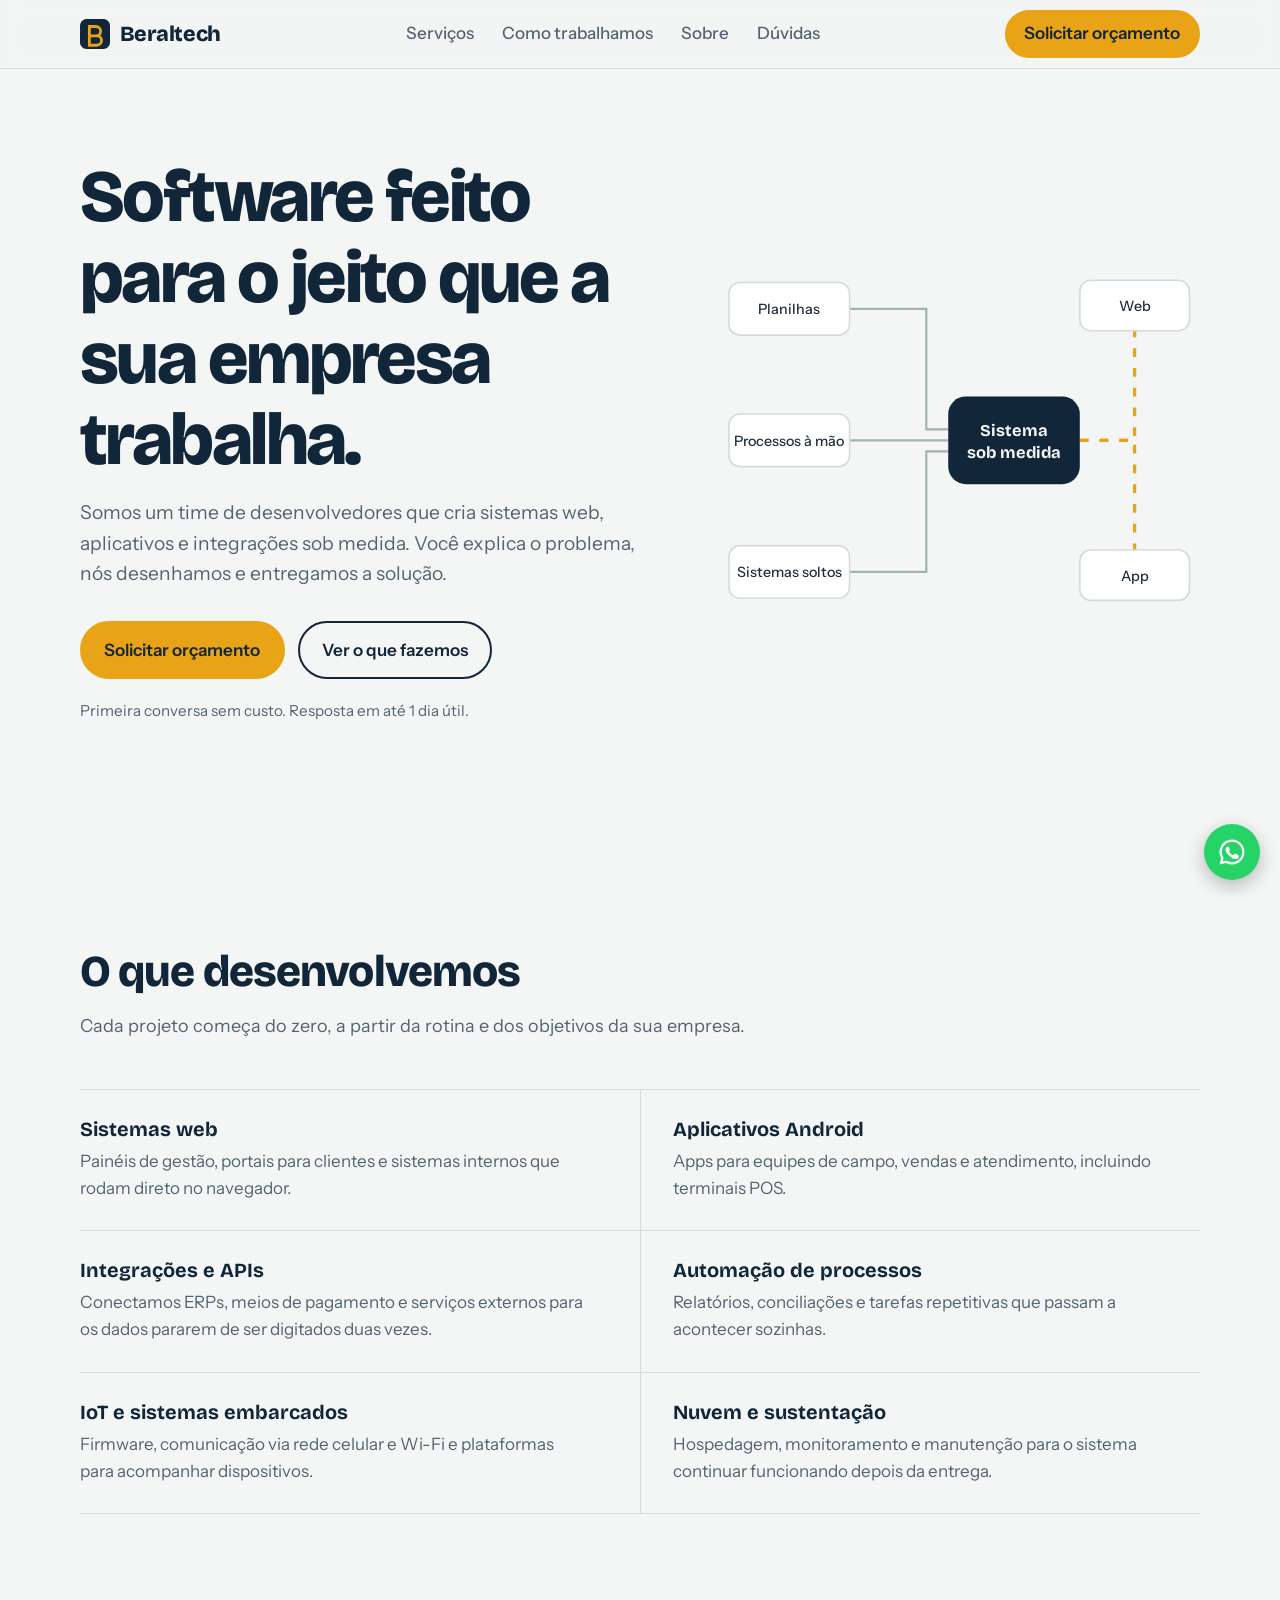
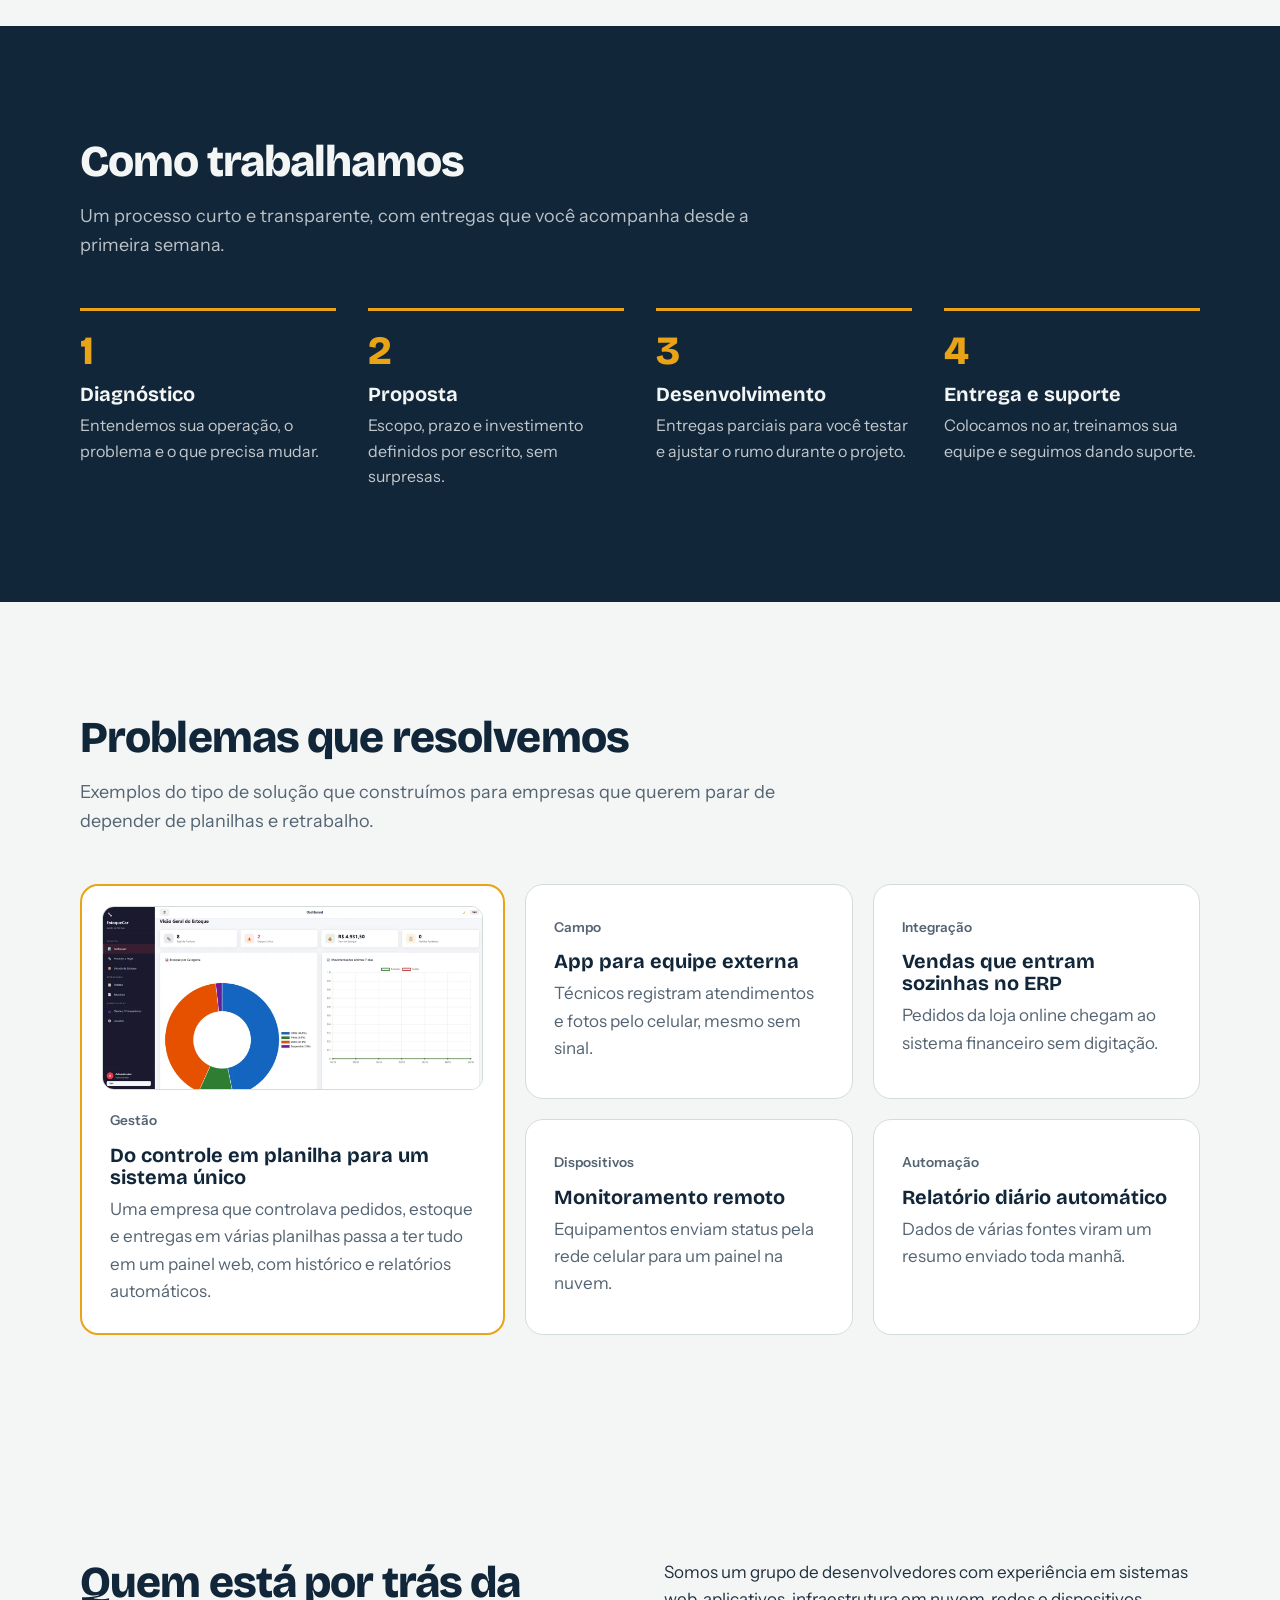
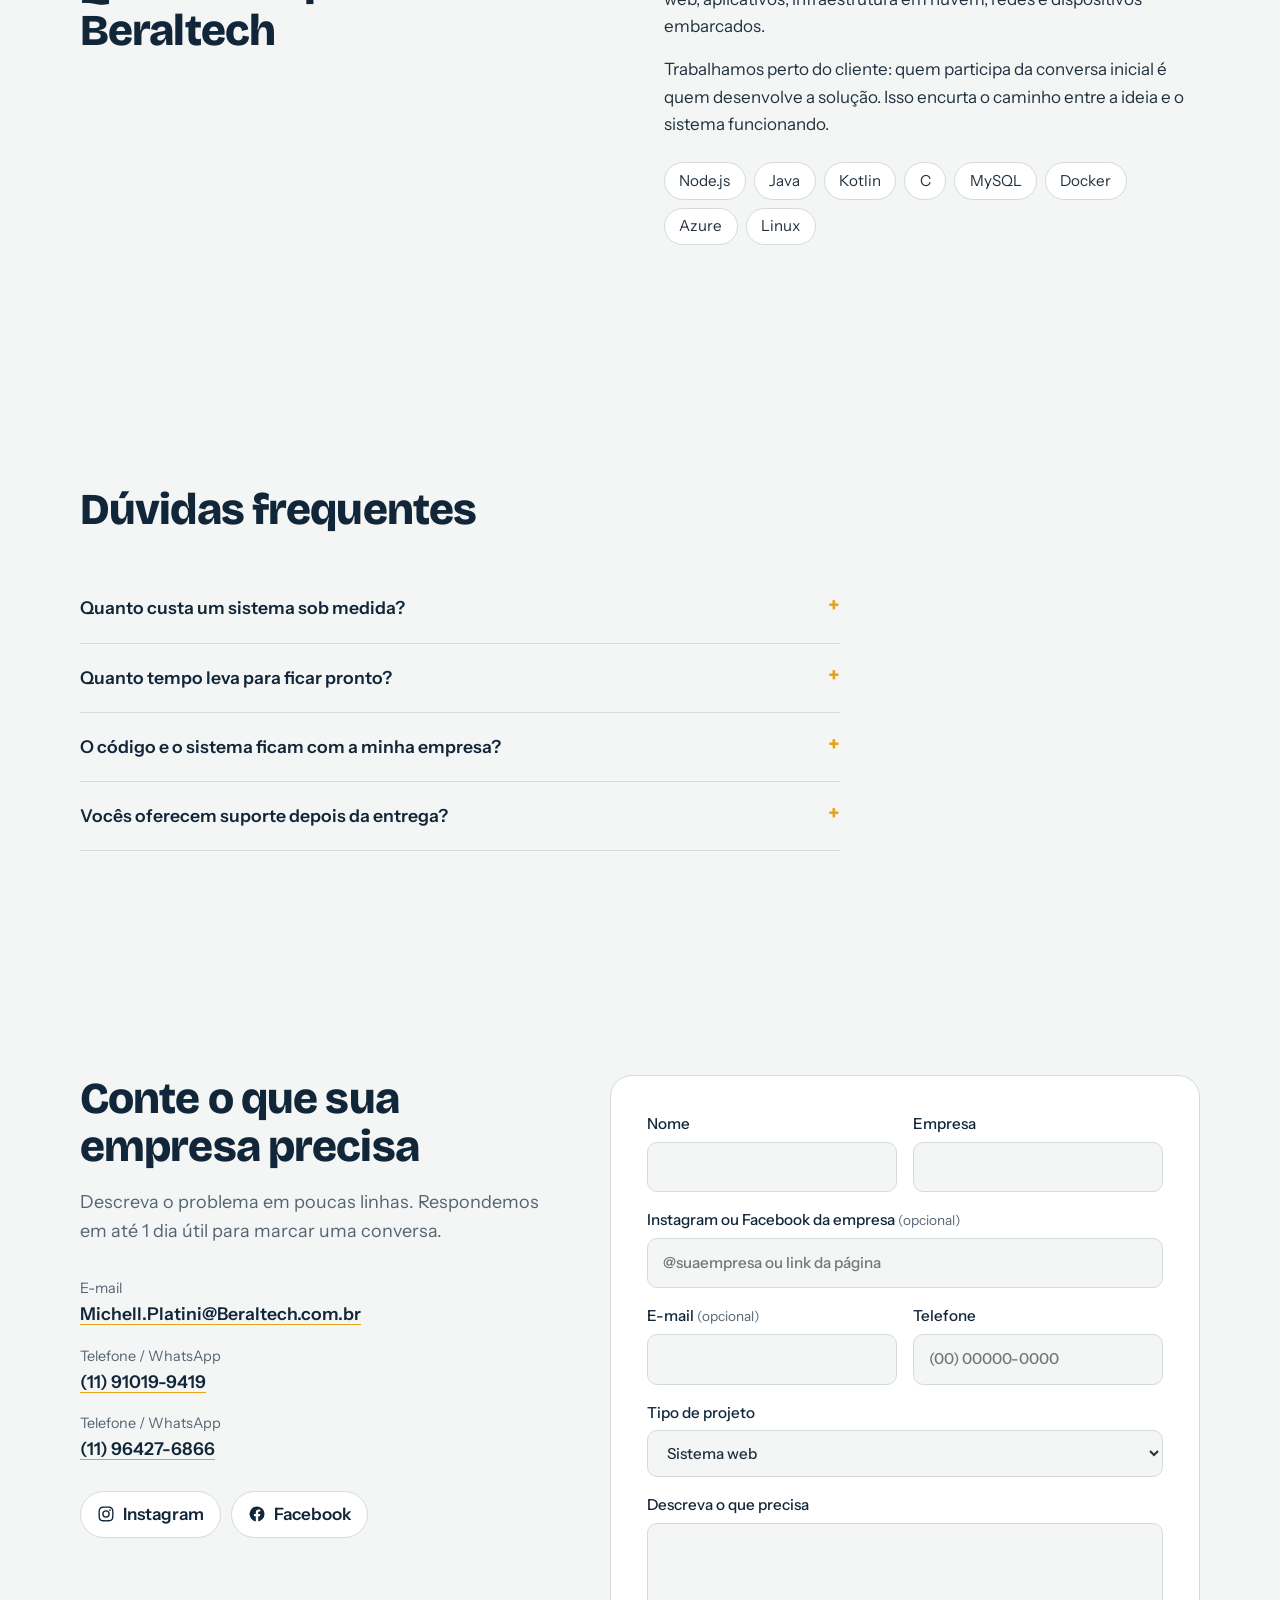
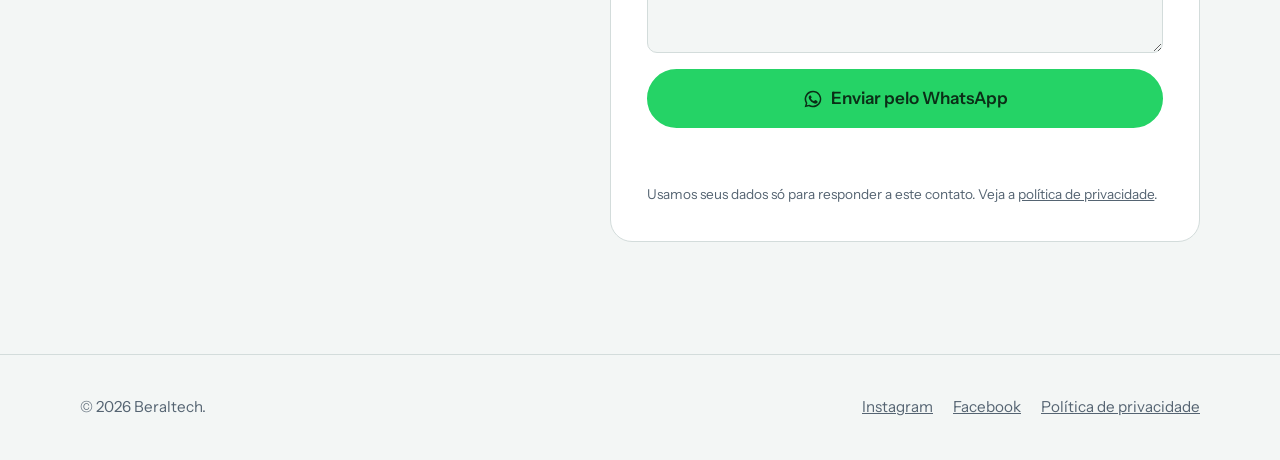
<file: index.html>
<!DOCTYPE html>
<html lang="pt-BR">
<head>
<meta charset="UTF-8">
<meta name="viewport" content="width=device-width, initial-scale=1, viewport-fit=cover">
<title>Beraltech | Software sob medida para empresas</title>
<meta name="description" content="A Beraltech desenvolve sistemas web, aplicativos, integrações e soluções embarcadas sob medida para a operação da sua empresa.">
<meta property="og:title" content="Beraltech | Software sob medida para empresas">
<meta property="og:description" content="Sistemas, aplicativos e integrações feitos para o jeito que a sua empresa trabalha.">
<meta property="og:type" content="website">
<meta property="og:url" content="https://beraltech.com.br">
<link rel="canonical" href="https://beraltech.com.br">
<link rel="icon" href="data:image/svg+xml,<svg xmlns='http://www.w3.org/2000/svg' viewBox='0 0 32 32'><rect width='32' height='32' rx='7' fill='%2312263A'/><path d='M10 8h7a5 5 0 0 1 0 10h-7zM10 18h8a5 5 0 0 1 0 10h-8z' fill='none' stroke='%23E8A317' stroke-width='3'/></svg>">
<link rel="preconnect" href="https://fonts.googleapis.com">
<link rel="preconnect" href="https://fonts.gstatic.com" crossorigin>
<link href="https://fonts.googleapis.com/css2?family=Bricolage+Grotesque:opsz,wght@12..96,500;12..96,700;12..96,800&family=Instrument+Sans:wght@400;500;600&display=swap" rel="stylesheet">
<link rel="stylesheet" href="style.css">
</head>
<body>

<header>
  <nav class="wrap nav" aria-label="Principal">
    <a class="brand" href="#inicio">
      <svg width="30" height="30" viewBox="0 0 32 32" aria-hidden="true"><rect width="32" height="32" rx="7" fill="#12263A"/><path d="M10 8h7a5 5 0 0 1 0 10h-7zM10 18h8a5 5 0 0 1 0 10h-8z" fill="none" stroke="#E8A317" stroke-width="3"/></svg>
      Beraltech
    </a>
    <button class="nav-toggle" type="button" aria-expanded="false" aria-controls="menu" aria-label="Abrir menu">
      <span></span><span></span><span></span>
    </button>
    <ul id="menu">
      <li><a href="#servicos">Serviços</a></li>
      <li><a href="#processo">Como trabalhamos</a></li>
      <li><a href="#sobre">Sobre</a></li>
      <li><a href="#faq">Dúvidas</a></li>
    </ul>
    <a class="btn btn-primary btn-small" href="#contato">Solicitar orçamento</a>
  </nav>
</header>

<main id="inicio">
  <section class="hero">
    <div class="wrap hero-grid">
      <div>
        <h1>Software feito para o jeito que a sua empresa trabalha.</h1>
        <p class="lead">Somos um time de desenvolvedores que cria sistemas web, aplicativos e integrações sob medida. Você explica o problema, nós desenhamos e entregamos a solução.</p>
        <div class="hero-actions">
          <a class="btn btn-primary" href="#contato">Solicitar orçamento</a>
          <a class="btn" href="#servicos">Ver o que fazemos</a>
        </div>
        <p class="hero-note">Primeira conversa sem custo. Resposta em até 1 dia útil.</p>
      </div>
      <svg class="schematic" viewBox="0 0 440 360" role="img" aria-label="Diagrama: planilhas, processos manuais e sistemas separados se conectam a um sistema sob medida">
        <path class="trace" d="M120 60 H190 V170 H210"/>
        <path class="trace" d="M120 180 H210"/>
        <path class="trace" d="M120 300 H190 V190 H210"/>
        <path class="live" d="M330 180 H380 V80"/>
        <path class="live" d="M330 180 H380 V280"/>
        <rect class="node" x="10" y="36" width="110" height="48" rx="10"/><text x="65" y="65" text-anchor="middle">Planilhas</text>
        <rect class="node" x="10" y="156" width="110" height="48" rx="10"/><text x="65" y="185" text-anchor="middle">Processos à mão</text>
        <rect class="node" x="10" y="276" width="110" height="48" rx="10"/><text x="65" y="305" text-anchor="middle">Sistemas soltos</text>
        <rect class="core" x="210" y="140" width="120" height="80" rx="16"/>
        <text class="core-text" x="270" y="176" text-anchor="middle">Sistema</text>
        <text class="core-text" x="270" y="196" text-anchor="middle">sob medida</text>
        <rect class="node" x="330" y="34" width="100" height="46" rx="10"/><text x="380" y="62" text-anchor="middle">Web</text>
        <rect class="node" x="330" y="280" width="100" height="46" rx="10"/><text x="380" y="308" text-anchor="middle">App</text>
      </svg>
    </div>
  </section>

  <section id="servicos">
    <div class="wrap">
      <h2>O que desenvolvemos</h2>
      <p class="lead">Cada projeto começa do zero, a partir da rotina e dos objetivos da sua empresa.</p>
      <div class="services">
        <article class="service"><h3>Sistemas web</h3><p>Painéis de gestão, portais para clientes e sistemas internos que rodam direto no navegador.</p></article>
        <article class="service"><h3>Aplicativos Android</h3><p>Apps para equipes de campo, vendas e atendimento, incluindo terminais POS.</p></article>
        <article class="service"><h3>Integrações e APIs</h3><p>Conectamos ERPs, meios de pagamento e serviços externos para os dados pararem de ser digitados duas vezes.</p></article>
        <article class="service"><h3>Automação de processos</h3><p>Relatórios, conciliações e tarefas repetitivas que passam a acontecer sozinhas.</p></article>
        <article class="service"><h3>IoT e sistemas embarcados</h3><p>Firmware, comunicação via rede celular e Wi-Fi e plataformas para acompanhar dispositivos.</p></article>
        <article class="service"><h3>Nuvem e sustentação</h3><p>Hospedagem, monitoramento e manutenção para o sistema continuar funcionando depois da entrega.</p></article>
      </div>
    </div>
  </section>

  <section id="processo" class="process-bg">
    <div class="wrap">
      <h2>Como trabalhamos</h2>
      <p class="lead">Um processo curto e transparente, com entregas que você acompanha desde a primeira semana.</p>
      <ol class="steps">
        <li><h3>Diagnóstico</h3><p>Entendemos sua operação, o problema e o que precisa mudar.</p></li>
        <li><h3>Proposta</h3><p>Escopo, prazo e investimento definidos por escrito, sem surpresas.</p></li>
        <li><h3>Desenvolvimento</h3><p>Entregas parciais para você testar e ajustar o rumo durante o projeto.</p></li>
        <li><h3>Entrega e suporte</h3><p>Colocamos no ar, treinamos sua equipe e seguimos dando suporte.</p></li>
      </ol>
    </div>
  </section>

  <section>
    <div class="wrap">
      <h2>Problemas que resolvemos</h2>
      <p class="lead">Exemplos do tipo de solução que construímos para empresas que querem parar de depender de planilhas e retrabalho.</p>
      <div class="examples">
        <article class="example example--featured">
          <div class="example__shot">
            <img src="img/painel-estoquecar.webp" alt="Painel do sistema EstoqueCar com total de produtos, estoque crítico, valor em estoque, gráfico por categoria e movimentações dos últimos 7 dias" width="1400" height="674" loading="lazy">
          </div>
          <span class="tag">Gestão</span><h3>Do controle em planilha para um sistema único</h3><p>Uma empresa que controlava pedidos, estoque e entregas em várias planilhas passa a ter tudo em um painel web, com histórico e relatórios automáticos.</p></article>
        <article class="example"><span class="tag">Campo</span><h3>App para equipe externa</h3><p>Técnicos registram atendimentos e fotos pelo celular, mesmo sem sinal.</p></article>
        <article class="example"><span class="tag">Integração</span><h3>Vendas que entram sozinhas no ERP</h3><p>Pedidos da loja online chegam ao sistema financeiro sem digitação.</p></article>
        <article class="example"><span class="tag">Dispositivos</span><h3>Monitoramento remoto</h3><p>Equipamentos enviam status pela rede celular para um painel na nuvem.</p></article>
        <article class="example"><span class="tag">Automação</span><h3>Relatório diário automático</h3><p>Dados de várias fontes viram um resumo enviado toda manhã.</p></article>
      </div>
    </div>
  </section>

  <section id="sobre">
    <div class="wrap about">
      <div>
        <h2>Quem está por trás da Beraltech</h2>
      </div>
      <div>
        <p>Somos um grupo de desenvolvedores com experiência em sistemas web, aplicativos, infraestrutura em nuvem, redes e dispositivos embarcados.</p>
        <p>Trabalhamos perto do cliente: quem participa da conversa inicial é quem desenvolve a solução. Isso encurta o caminho entre a ideia e o sistema funcionando.</p>
        <ul class="stack" aria-label="Tecnologias">
          <li>Node.js</li><li>Java</li><li>Kotlin</li><li>C</li><li>MySQL</li><li>Docker</li><li>Azure</li><li>Linux</li>
        </ul>
      </div>
    </div>
  </section>

  <section id="faq">
    <div class="wrap">
      <h2>Dúvidas frequentes</h2>
      <div class="faq">
        <details><summary>Quanto custa um sistema sob medida?</summary><p>Depende do tamanho do problema. Depois da conversa de diagnóstico enviamos uma proposta com escopo, prazo e valor fechados.</p></details>
        <details><summary>Quanto tempo leva para ficar pronto?</summary><p>Projetos menores ficam prontos em poucas semanas. Projetos maiores são divididos em etapas, e a primeira versão utilizável chega rápido.</p></details>
        <details><summary>O código e o sistema ficam com a minha empresa?</summary><p>Sim. Ao final do projeto, o código e os acessos são entregues a você.</p></details>
        <details><summary>Vocês oferecem suporte depois da entrega?</summary><p>Sim. Oferecemos planos mensais de manutenção, hospedagem e melhorias contínuas.</p></details>
      </div>
    </div>
  </section>

  <section id="contato">
    <div class="wrap contact">
      <div>
        <h2>Conte o que sua empresa precisa</h2>
        <p class="lead">Descreva o problema em poucas linhas. Respondemos em até 1 dia útil para marcar uma conversa.</p>
        <ul class="channels">
          <li><span>E-mail</span><a href="mailto:Michell.Platini@Beraltech.com.br">Michell.Platini@Beraltech.com.br</a></li>
          <li><span>Telefone / WhatsApp</span><a href="https://wa.me/5511910199419" target="_blank" rel="noopener">(11) 91019-9419</a></li>
          <li><span>Telefone / WhatsApp</span><a href="https://wa.me/5511964276866" target="_blank" rel="noopener">(11) 96427-6866</a></li>
        </ul>
        <div class="socials">
          <a href="https://www.instagram.com/beraltech/" target="_blank" rel="noopener"><svg viewBox="0 0 24 24" aria-hidden="true"><path d="M12 7a5 5 0 1 0 0 10 5 5 0 0 0 0-10zm0 8.2a3.2 3.2 0 1 1 0-6.4 3.2 3.2 0 0 1 0 6.4zM17.3 5.5a1.2 1.2 0 1 0 0 2.4 1.2 1.2 0 0 0 0-2.4zM12 2c-2.7 0-3 0-4.1.1-1 0-1.8.2-2.4.5a5 5 0 0 0-1.8 1.1A5 5 0 0 0 2.6 5.5c-.3.6-.5 1.4-.5 2.4C2 9 2 9.3 2 12s0 3 .1 4.1c0 1 .2 1.8.5 2.4.2.7.6 1.3 1.1 1.8a5 5 0 0 0 1.8 1.1c.6.3 1.4.5 2.4.5 1.1.1 1.4.1 4.1.1s3 0 4.1-.1c1 0 1.8-.2 2.4-.5a5 5 0 0 0 2.9-2.9c.3-.6.5-1.4.5-2.4.1-1.1.1-1.4.1-4.1s0-3-.1-4.1c0-1-.2-1.8-.5-2.4a5 5 0 0 0-1.1-1.8 5 5 0 0 0-1.8-1.1c-.6-.3-1.4-.5-2.4-.5C15 2 14.7 2 12 2zm0 1.8c2.7 0 3 0 4 .1.9 0 1.5.2 1.8.3.5.2.8.4 1.2.8.4.4.6.7.8 1.2.1.3.3.9.3 1.8.1 1 .1 1.3.1 4s0 3-.1 4c0 .9-.2 1.5-.3 1.8a3.2 3.2 0 0 1-2 2c-.3.1-.9.3-1.8.3-1 .1-1.3.1-4 .1s-3 0-4-.1c-.9 0-1.5-.2-1.8-.3a3 3 0 0 1-1.2-.8 3 3 0 0 1-.8-1.2c-.1-.3-.3-.9-.3-1.8-.1-1-.1-1.3-.1-4s0-3 .1-4c0-.9.2-1.5.3-1.8.2-.5.4-.8.8-1.2.4-.4.7-.6 1.2-.8.3-.1.9-.3 1.8-.3 1-.1 1.3-.1 4-.1z"/></svg>Instagram</a>
          <a href="https://www.facebook.com/share/1E44PCqQSD/" target="_blank" rel="noopener"><svg viewBox="0 0 24 24" aria-hidden="true"><path d="M22 12a10 10 0 1 0-11.6 9.9v-7H7.9V12h2.5V9.8c0-2.5 1.5-3.9 3.8-3.9 1.1 0 2.2.2 2.2.2v2.5h-1.3c-1.2 0-1.6.8-1.6 1.6V12h2.8l-.4 2.9h-2.3v7A10 10 0 0 0 22 12z"/></svg>Facebook</a>
        </div>
      </div>
      <!-- O formulário não usa servidor: ao enviar, abre o WhatsApp com a mensagem já preenchida -->
      <form id="form-contato" novalidate>
        <div class="row">
          <label>Nome<input name="nome" required autocomplete="name"></label>
          <label>Empresa<input name="empresa" autocomplete="organization"></label>
        </div>
        <label><span>Instagram ou Facebook da empresa <span class="hint">(opcional)</span></span>
          <input name="rede_social" id="rede-social" placeholder="@suaempresa ou link da página" autocomplete="off" spellcheck="false">
        </label>
        <div class="row">
          <label><span>E-mail <span class="hint">(opcional)</span></span><input type="email" name="email" autocomplete="email"></label>
          <label>Telefone<input type="tel" name="telefone" id="telefone" inputmode="tel" placeholder="(00) 00000-0000" autocomplete="tel"></label>
        </div>
        <label>Tipo de projeto
          <select name="tipo" id="tipo">
            <option>Sistema web</option><option>Aplicativo</option><option>Integração</option>
            <option>IoT ou embarcados</option><option>Ainda não sei</option>
          </select>
        </label>
        <label>Descreva o que precisa<textarea name="mensagem" required></textarea></label>
        <button class="btn btn-whatsapp" type="submit">
          <svg width="20" height="20" viewBox="0 0 24 24" aria-hidden="true"><path d="M12 2a10 10 0 0 0-8.6 15.1L2 22l5-1.3A10 10 0 1 0 12 2zm0 18.2a8.2 8.2 0 0 1-4.2-1.2l-.3-.2-3 .8.8-2.9-.2-.3A8.2 8.2 0 1 1 12 20.2zm4.5-6.1c-.2-.1-1.5-.7-1.7-.8s-.4-.1-.6.1-.7.8-.8 1-.3.2-.5.1a6.7 6.7 0 0 1-3.3-2.9c-.2-.4.2-.4.7-1.3.1-.2 0-.3 0-.4l-.8-1.8c-.2-.5-.4-.4-.6-.4h-.5a1 1 0 0 0-.7.3 3 3 0 0 0-.9 2.2 5.2 5.2 0 0 0 1.1 2.7 11.8 11.8 0 0 0 4.5 4c1.7.7 2.3.8 3.2.6a2.7 2.7 0 0 0 1.8-1.2 2.2 2.2 0 0 0 .1-1.3c0-.1-.2-.2-.5-.3z"/></svg>
          Enviar pelo WhatsApp
        </button>
        <p class="form-status" role="status" aria-live="polite"></p>
        <p class="privacy">Usamos seus dados só para responder a este contato. Veja a <a href="privacidade.html">política de privacidade</a>.</p>
      </form>
    </div>
  </section>
</main>

<footer>
  <div class="wrap foot">
    <p>© <span id="ano"></span> Beraltech.</p>
    <nav aria-label="Redes sociais e links">
      <a href="https://www.instagram.com/beraltech/" target="_blank" rel="noopener">Instagram</a>
      <a href="https://www.facebook.com/share/1E44PCqQSD/" target="_blank" rel="noopener">Facebook</a>
      <a href="privacidade.html">Política de privacidade</a>
    </nav>
  </div>
</footer>

<a class="wa" href="https://wa.me/5511910199419" target="_blank" rel="noopener" aria-label="Falar pelo WhatsApp">
  <svg width="30" height="30" viewBox="0 0 24 24" fill="#fff" aria-hidden="true"><path d="M12 2a10 10 0 0 0-8.6 15.1L2 22l5-1.3A10 10 0 1 0 12 2zm0 18.2a8.2 8.2 0 0 1-4.2-1.2l-.3-.2-3 .8.8-2.9-.2-.3A8.2 8.2 0 1 1 12 20.2zm4.5-6.1c-.2-.1-1.5-.7-1.7-.8s-.4-.1-.6.1-.7.8-.8 1-.3.2-.5.1a6.7 6.7 0 0 1-3.3-2.9c-.2-.4.2-.4.7-1.3.1-.2 0-.3 0-.4l-.8-1.8c-.2-.5-.4-.4-.6-.4h-.5a1 1 0 0 0-.7.3 3 3 0 0 0-.9 2.2 5.2 5.2 0 0 0 1.1 2.7 11.8 11.8 0 0 0 4.5 4c1.7.7 2.3.8 3.2.6a2.7 2.7 0 0 0 1.8-1.2 2.2 2.2 0 0 0 .1-1.3c0-.1-.2-.2-.5-.3z"/></svg>
</a>

<script src="script.js"></script>
</body>
</html>
</file>
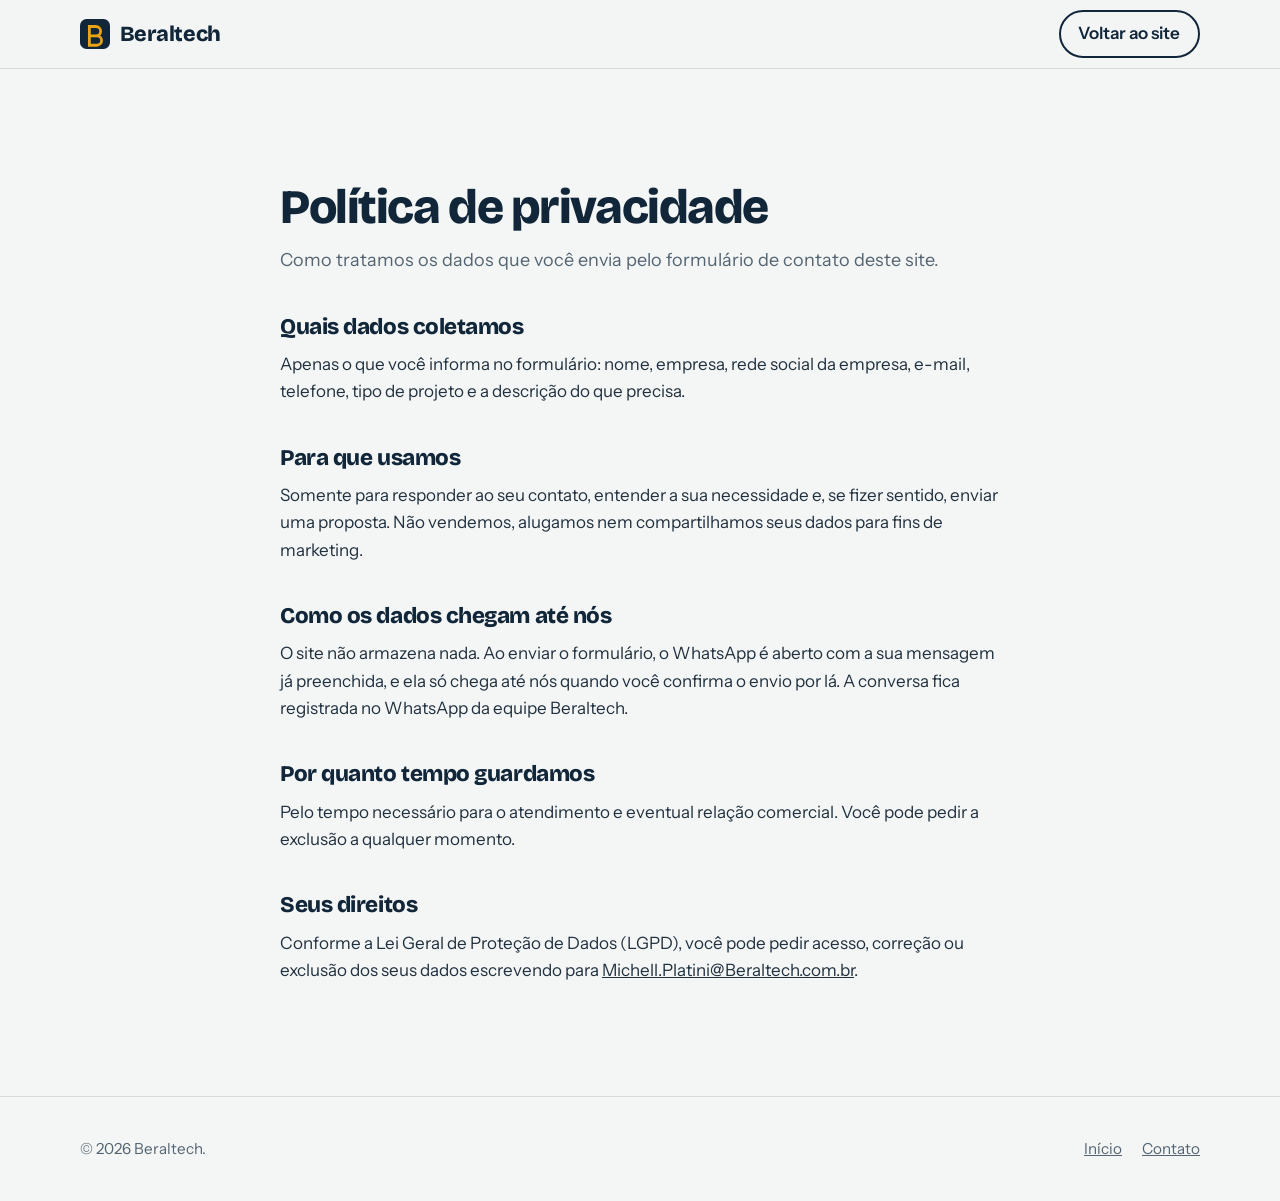
<file: privacidade.html>
<!DOCTYPE html>
<html lang="pt-BR">
<head>
<meta charset="UTF-8">
<meta name="viewport" content="width=device-width, initial-scale=1, viewport-fit=cover">
<title>Política de privacidade | Beraltech</title>
<meta name="description" content="Como a Beraltech trata os dados enviados pelo formulário de contato do site.">
<link rel="icon" href="data:image/svg+xml,<svg xmlns='http://www.w3.org/2000/svg' viewBox='0 0 32 32'><rect width='32' height='32' rx='7' fill='%2312263A'/><path d='M10 8h7a5 5 0 0 1 0 10h-7zM10 18h8a5 5 0 0 1 0 10h-8z' fill='none' stroke='%23E8A317' stroke-width='3'/></svg>">
<link rel="preconnect" href="https://fonts.googleapis.com">
<link rel="preconnect" href="https://fonts.gstatic.com" crossorigin>
<link href="https://fonts.googleapis.com/css2?family=Bricolage+Grotesque:opsz,wght@12..96,500;12..96,700;12..96,800&family=Instrument+Sans:wght@400;500;600&display=swap" rel="stylesheet">
<link rel="stylesheet" href="style.css">
<style>
  .legal { max-width: 720px; }
  .legal h1 { font-size: clamp(2rem, 5vw, 3rem); font-weight: 800; letter-spacing: -0.03em; }
  .legal h2 { font-size: 1.4rem; margin-top: 2.5rem; max-width: none; }
  .legal p, .legal ul { margin-top: .75rem; }
  .legal ul { padding-left: 1.2rem; }
</style>
</head>
<body>

<header>
  <nav class="wrap nav" aria-label="Principal">
    <a class="brand" href="index.html">
      <svg width="30" height="30" viewBox="0 0 32 32" aria-hidden="true"><rect width="32" height="32" rx="7" fill="#12263A"/><path d="M10 8h7a5 5 0 0 1 0 10h-7zM10 18h8a5 5 0 0 1 0 10h-8z" fill="none" stroke="#E8A317" stroke-width="3"/></svg>
      Beraltech
    </a>
    <a class="btn btn-small" href="index.html">Voltar ao site</a>
  </nav>
</header>

<main>
  <section>
    <div class="wrap legal">
      <h1>Política de privacidade</h1>
      <p class="lead">Como tratamos os dados que você envia pelo formulário de contato deste site.</p>

      <h2>Quais dados coletamos</h2>
      <p>Apenas o que você informa no formulário: nome, empresa, rede social da empresa, e-mail, telefone, tipo de projeto e a descrição do que precisa.</p>

      <h2>Para que usamos</h2>
      <p>Somente para responder ao seu contato, entender a sua necessidade e, se fizer sentido, enviar uma proposta. Não vendemos, alugamos nem compartilhamos seus dados para fins de marketing.</p>

      <h2>Como os dados chegam até nós</h2>
      <p>O site não armazena nada. Ao enviar o formulário, o WhatsApp é aberto com a sua mensagem já preenchida, e ela só chega até nós quando você confirma o envio por lá. A conversa fica registrada no WhatsApp da equipe Beraltech.</p>

      <h2>Por quanto tempo guardamos</h2>
      <p>Pelo tempo necessário para o atendimento e eventual relação comercial. Você pode pedir a exclusão a qualquer momento.</p>

      <h2>Seus direitos</h2>
      <p>Conforme a Lei Geral de Proteção de Dados (LGPD), você pode pedir acesso, correção ou exclusão dos seus dados escrevendo para <a href="mailto:Michell.Platini@Beraltech.com.br">Michell.Platini@Beraltech.com.br</a>.</p>
    </div>
  </section>
</main>

<footer>
  <div class="wrap foot">
    <p>© <span id="ano">2026</span> Beraltech.</p>
    <nav aria-label="Links">
      <a href="index.html">Início</a>
      <a href="index.html#contato">Contato</a>
    </nav>
  </div>
</footer>

<script>document.getElementById("ano").textContent = new Date().getFullYear();</script>
</body>
</html>
</file>
<file: style.css>
/* =========================================================
   BERALTECH · estilos
   ========================================================= */
  :root {
    --bg: #F3F6F5;
    --surface: #FFFFFF;
    --ink: #12263A;
    --text: #22313F;
    --muted: #556472;
    --line: #D3DCDB;
    --accent: #E8A317;
    --accent-ink: #12263A;
    --trace: #9FB3B0;
    color-scheme: light;
    box-sizing: border-box;
    padding-top: env(safe-area-inset-top, 0px);
    padding-bottom: env(safe-area-inset-bottom, 0px);
  }
  @media (prefers-color-scheme: dark) {
    :root {
      --bg: #0E1A26;
      --surface: #152433;
      --ink: #EDF2F1;
      --text: #D5DEDD;
      --muted: #9AABB4;
      --line: #263A4C;
      --accent: #F0B232;
      --accent-ink: #0E1A26;
      --trace: #3A5468;
      color-scheme: dark;
    }
  }
  *, *::before, *::after { box-sizing: inherit; }
  html { scroll-behavior: smooth; scroll-padding-top: calc(72px + env(safe-area-inset-top, 0px)); }
  @media (prefers-reduced-motion: reduce) { html { scroll-behavior: auto; } * { animation: none !important; } }
  body {
    margin: 0;
    background: var(--bg);
    color: var(--text);
    font: 400 1.0625rem/1.6 "Instrument Sans", system-ui, -apple-system, "Segoe UI", sans-serif;
  }
  h1, h2, h3 { font-family: "Bricolage Grotesque", "Instrument Sans", system-ui, sans-serif; color: var(--ink); line-height: 1.1; margin: 0; }
  h2 { font-size: clamp(1.9rem, 4vw, 2.75rem); font-weight: 800; letter-spacing: -0.02em; max-width: 20ch; }
  h3 { font-size: 1.25rem; font-weight: 700; }
  p { margin: 0; }
  a { color: inherit; }
  :focus-visible { outline: 3px solid var(--accent); outline-offset: 3px; border-radius: 4px; }
  .wrap { width: min(1120px, 100% - 2.5rem); margin-inline: auto; }
  section { padding-block: clamp(4rem, 9vw, 7rem); }
  .lead { color: var(--muted); max-width: 60ch; margin-top: 1rem; font-size: 1.125rem; }

  /* Header */
  body::before { content: ""; position: fixed; inset: 0 0 auto; height: env(safe-area-inset-top, 0px); z-index: 10; background: var(--bg); }
  header {
    position: sticky; top: env(safe-area-inset-top, 0px); z-index: 9;
    background: color-mix(in srgb, var(--bg) 90%, transparent);
    backdrop-filter: blur(8px);
    border-bottom: 1px solid var(--line);
  }
  .nav { display: flex; align-items: center; justify-content: space-between; height: 68px; gap: 1rem; }
  .brand { display: flex; align-items: center; gap: .6rem; text-decoration: none; font: 800 1.35rem "Bricolage Grotesque", system-ui, sans-serif; color: var(--ink); letter-spacing: -0.02em; }
  .nav ul { display: flex; gap: 1.75rem; list-style: none; margin: 0; padding: 0; }
  .nav ul a { text-decoration: none; color: var(--muted); font-weight: 500; }
  .nav ul a:hover { color: var(--ink); }
  @media (max-width: 760px) { .nav ul { display: none; } }

  .btn {
    display: inline-flex; align-items: center; justify-content: center;
    padding: .85rem 1.4rem; border-radius: 999px; font-weight: 600; text-decoration: none;
    border: 2px solid var(--ink); color: var(--ink); background: transparent; cursor: pointer; font: inherit; font-weight: 600;
  }
  .btn-primary { background: var(--accent); border-color: var(--accent); color: var(--accent-ink); }
  .btn-primary:hover { filter: brightness(1.06); }
  .btn-small { padding: .55rem 1.1rem; }

  /* Hero */
  .hero { padding-top: clamp(3rem, 7vw, 5.5rem); }
  .hero-grid { display: grid; grid-template-columns: 1.1fr .9fr; gap: 3rem; align-items: center; }
  .hero h1 { font-size: clamp(2.6rem, 6.4vw, 4.6rem); font-weight: 800; letter-spacing: -0.035em; max-width: 13ch; }
  .hero .lead { font-size: 1.2rem; }
  .hero-actions { display: flex; flex-wrap: wrap; gap: .8rem; margin-top: 2rem; }
  .hero-note { margin-top: 1.25rem; color: var(--muted); font-size: .95rem; }
  .schematic { width: 100%; height: auto; }
  .schematic .trace { fill: none; stroke: var(--trace); stroke-width: 2; }
  .schematic .live { fill: none; stroke: var(--accent); stroke-width: 3; stroke-dasharray: 8 10; animation: flow 1.6s linear infinite; }
  .schematic .node { fill: var(--surface); stroke: var(--line); stroke-width: 1.5; }
  .schematic .core { fill: var(--ink); }
  .schematic text { font: 500 13px "Instrument Sans", system-ui, sans-serif; fill: var(--text); }
  .schematic .core-text { fill: var(--bg); font: 700 15px "Bricolage Grotesque", system-ui, sans-serif; }
  @keyframes flow { to { stroke-dashoffset: -36; } }
  @media (max-width: 860px) { .hero-grid { grid-template-columns: 1fr; } }

  /* Serviços */
  .services { display: grid; grid-template-columns: repeat(2, 1fr); margin-top: 3rem; border-top: 1px solid var(--line); }
  .service { padding: 1.75rem 2rem 1.75rem 0; border-bottom: 1px solid var(--line); }
  .service:nth-child(even) { padding-left: 2rem; padding-right: 0; border-left: 1px solid var(--line); }
  .service p { color: var(--muted); margin-top: .5rem; max-width: 46ch; }
  @media (max-width: 720px) {
    .services { grid-template-columns: 1fr; }
    .service, .service:nth-child(even) { padding: 1.5rem 0; border-left: 0; }
  }

  /* Processo */
  .process-bg { background: var(--ink); color: var(--bg); }
  .process-bg h2, .process-bg h3 { color: var(--bg); }
  .process-bg .lead { color: color-mix(in srgb, var(--bg) 75%, var(--ink)); }
  .steps { list-style: none; margin: 3rem 0 0; padding: 0; display: grid; grid-template-columns: repeat(4, 1fr); gap: 2rem; counter-reset: step; }
  .steps li { counter-increment: step; border-top: 3px solid var(--accent); padding-top: 1.25rem; }
  .steps li::before { content: counter(step); display: block; font: 800 2.5rem/1 "Bricolage Grotesque", system-ui, sans-serif; color: var(--accent); margin-bottom: .75rem; }
  .steps p { margin-top: .5rem; color: color-mix(in srgb, var(--bg) 78%, var(--ink)); font-size: 1rem; }
  @media (max-width: 860px) { .steps { grid-template-columns: repeat(2, 1fr); } }
  @media (max-width: 520px) { .steps { grid-template-columns: 1fr; } }

  /* Exemplos */
  .examples { display: grid; grid-template-columns: 1.3fr 1fr 1fr; gap: 1.25rem; margin-top: 3rem; }
  .example { background: var(--surface); border: 1px solid var(--line); border-radius: 18px; padding: 1.75rem; }
  .example:first-child { grid-row: span 2; display: flex; flex-direction: column; justify-content: flex-end; border-color: var(--accent); border-width: 2px; }
  .example .tag { display: inline-block; font-size: .85rem; font-weight: 600; color: var(--muted); margin-bottom: .75rem; }
  .example p { color: var(--muted); margin-top: .5rem; }
  @media (max-width: 860px) { .examples { grid-template-columns: 1fr; } .example:first-child { grid-row: auto; } }

  /* Sobre */
  .about { display: grid; grid-template-columns: 1fr 1fr; gap: 3rem; align-items: start; }
  .about p + p { margin-top: 1rem; }
  .stack { display: flex; flex-wrap: wrap; gap: .5rem; margin-top: 1.5rem; list-style: none; padding: 0; }
  .stack li { border: 1px solid var(--line); border-radius: 999px; padding: .35rem .9rem; font-size: .95rem; background: var(--surface); }
  @media (max-width: 860px) { .about { grid-template-columns: 1fr; } }

  /* FAQ */
  .faq { margin-top: 2.5rem; max-width: 760px; }
  .faq details { border-bottom: 1px solid var(--line); padding: 1.25rem 0; }
  .faq summary { cursor: pointer; font-weight: 600; color: var(--ink); font-size: 1.1rem; list-style: none; display: flex; justify-content: space-between; gap: 1rem; }
  .faq summary::-webkit-details-marker { display: none; }
  .faq summary::after { content: "+"; font: 700 1.4rem/1 "Bricolage Grotesque", system-ui, sans-serif; color: var(--accent); transition: transform .2s; }
  .faq details[open] summary::after { transform: rotate(45deg); }
  .faq details p { margin-top: .75rem; color: var(--muted); max-width: 65ch; }

  /* Contato */
  .contact { display: grid; grid-template-columns: .9fr 1.1fr; gap: 3rem; }
  .channels { list-style: none; padding: 0; margin: 2rem 0 0; display: grid; gap: 1rem; }
  .channels span { display: block; font-size: .9rem; color: var(--muted); }
  .channels a { font-weight: 600; font-size: 1.1rem; color: var(--ink); text-decoration-color: var(--accent); text-underline-offset: 4px; }
  form { background: var(--surface); border: 1px solid var(--line); border-radius: 22px; padding: clamp(1.5rem, 4vw, 2.25rem); display: grid; gap: 1rem; }
  .row { display: grid; grid-template-columns: 1fr 1fr; gap: 1rem; }
  label { display: grid; gap: .35rem; font-weight: 500; font-size: .95rem; color: var(--ink); }
  input, textarea, select {
    font: inherit; color: var(--text); background: var(--bg); border: 1px solid var(--line);
    border-radius: 10px; padding: .75rem .9rem; width: 100%;
  }
  textarea { min-height: 130px; resize: vertical; }
  .privacy { font-size: .85rem; color: var(--muted); }
  @media (max-width: 860px) { .contact { grid-template-columns: 1fr; } }
  @media (max-width: 520px) { .row { grid-template-columns: 1fr; } }

  /* Rodapé */
  footer { border-top: 1px solid var(--line); padding-block: 2.5rem; color: var(--muted); font-size: .95rem; }
  .foot { display: flex; flex-wrap: wrap; justify-content: space-between; gap: 1rem; }

  /* WhatsApp flutuante */
  .wa {
    position: fixed; right: 1.25rem; bottom: calc(1.25rem + env(safe-area-inset-bottom, 0px)); z-index: 8;
    width: 56px; height: 56px; border-radius: 50%; background: #25D366; display: grid; place-items: center;
    box-shadow: 0 6px 18px rgba(0,0,0,.25);
  }

/* Contatos da equipe e redes sociais */
.channels small { display: block; color: var(--muted); font-size: .85rem; }
.socials { display: flex; flex-wrap: wrap; gap: .6rem; margin-top: 1.75rem; }
.socials a { display: inline-flex; align-items: center; gap: .5rem; padding: .55rem 1rem; border: 1px solid var(--line); border-radius: 999px; background: var(--surface); color: var(--ink); text-decoration: none; font-weight: 600; }
.socials a:hover { border-color: var(--accent); }
.socials svg { width: 18px; height: 18px; fill: currentColor; }
.hint { font-weight: 400; font-size: .85rem; color: var(--muted); }
.form-status { margin: 0; min-height: 1.4em; font-weight: 600; }
input.is-invalid, textarea.is-invalid { border-color: #C0392B; }
.foot nav { display: flex; gap: 1.25rem; }

/* Imagem no card de destaque de "Problemas que resolvemos" */
.example--featured { justify-content: flex-start !important; }
.example__shot { display: block; margin: -.5rem -.5rem 1.25rem; border-radius: 12px; overflow: hidden; border: 1px solid var(--line); }
.example__shot img { display: block; width: 100%; height: auto; }

/* Menu mobile */
.nav-toggle { display: none; }
@media (max-width: 760px) {
  .nav { position: relative; }
  .nav-toggle {
    display: grid; gap: 5px; order: 3; padding: .6rem; margin-left: .25rem;
    background: transparent; border: 1px solid var(--line); border-radius: 10px; cursor: pointer;
  }
  .nav-toggle span { display: block; width: 20px; height: 2px; background: var(--ink); border-radius: 2px; transition: transform .2s, opacity .2s; }
  .nav-toggle[aria-expanded="true"] span:nth-child(1) { transform: translateY(7px) rotate(45deg); }
  .nav-toggle[aria-expanded="true"] span:nth-child(2) { opacity: 0; }
  .nav-toggle[aria-expanded="true"] span:nth-child(3) { transform: translateY(-7px) rotate(-45deg); }
  .nav .btn-small { margin-left: auto; }
  .nav ul.is-open {
    display: grid; gap: 0; position: absolute; top: 100%; left: 0; right: 0;
    background: var(--bg); border: 1px solid var(--line); border-radius: 0 0 14px 14px; padding: .5rem 0;
    box-shadow: 0 12px 24px rgba(0,0,0,.12);
  }
  .nav ul.is-open a { display: block; padding: .8rem 1.25rem; color: var(--ink); }
}
@media (max-width: 400px) { .nav .btn-small { display: none; } }

/* Formulário */
.form-status.is-ok { color: #1E8449; }
.form-status.is-error { color: #C0392B; }
@media (prefers-color-scheme: dark) {
  .form-status.is-ok { color: #58D68D; }
  .form-status.is-error { color: #F1948A; }
  input.is-invalid, textarea.is-invalid { border-color: #F1948A; }
}
.form-status a { color: inherit; }

/* Botão de envio pelo WhatsApp */
.btn-whatsapp { gap: .5rem; background: #25D366; border-color: #25D366; color: #0B2E17; }
.btn-whatsapp:hover { filter: brightness(1.06); }
.btn-whatsapp svg { fill: currentColor; }
</file>
